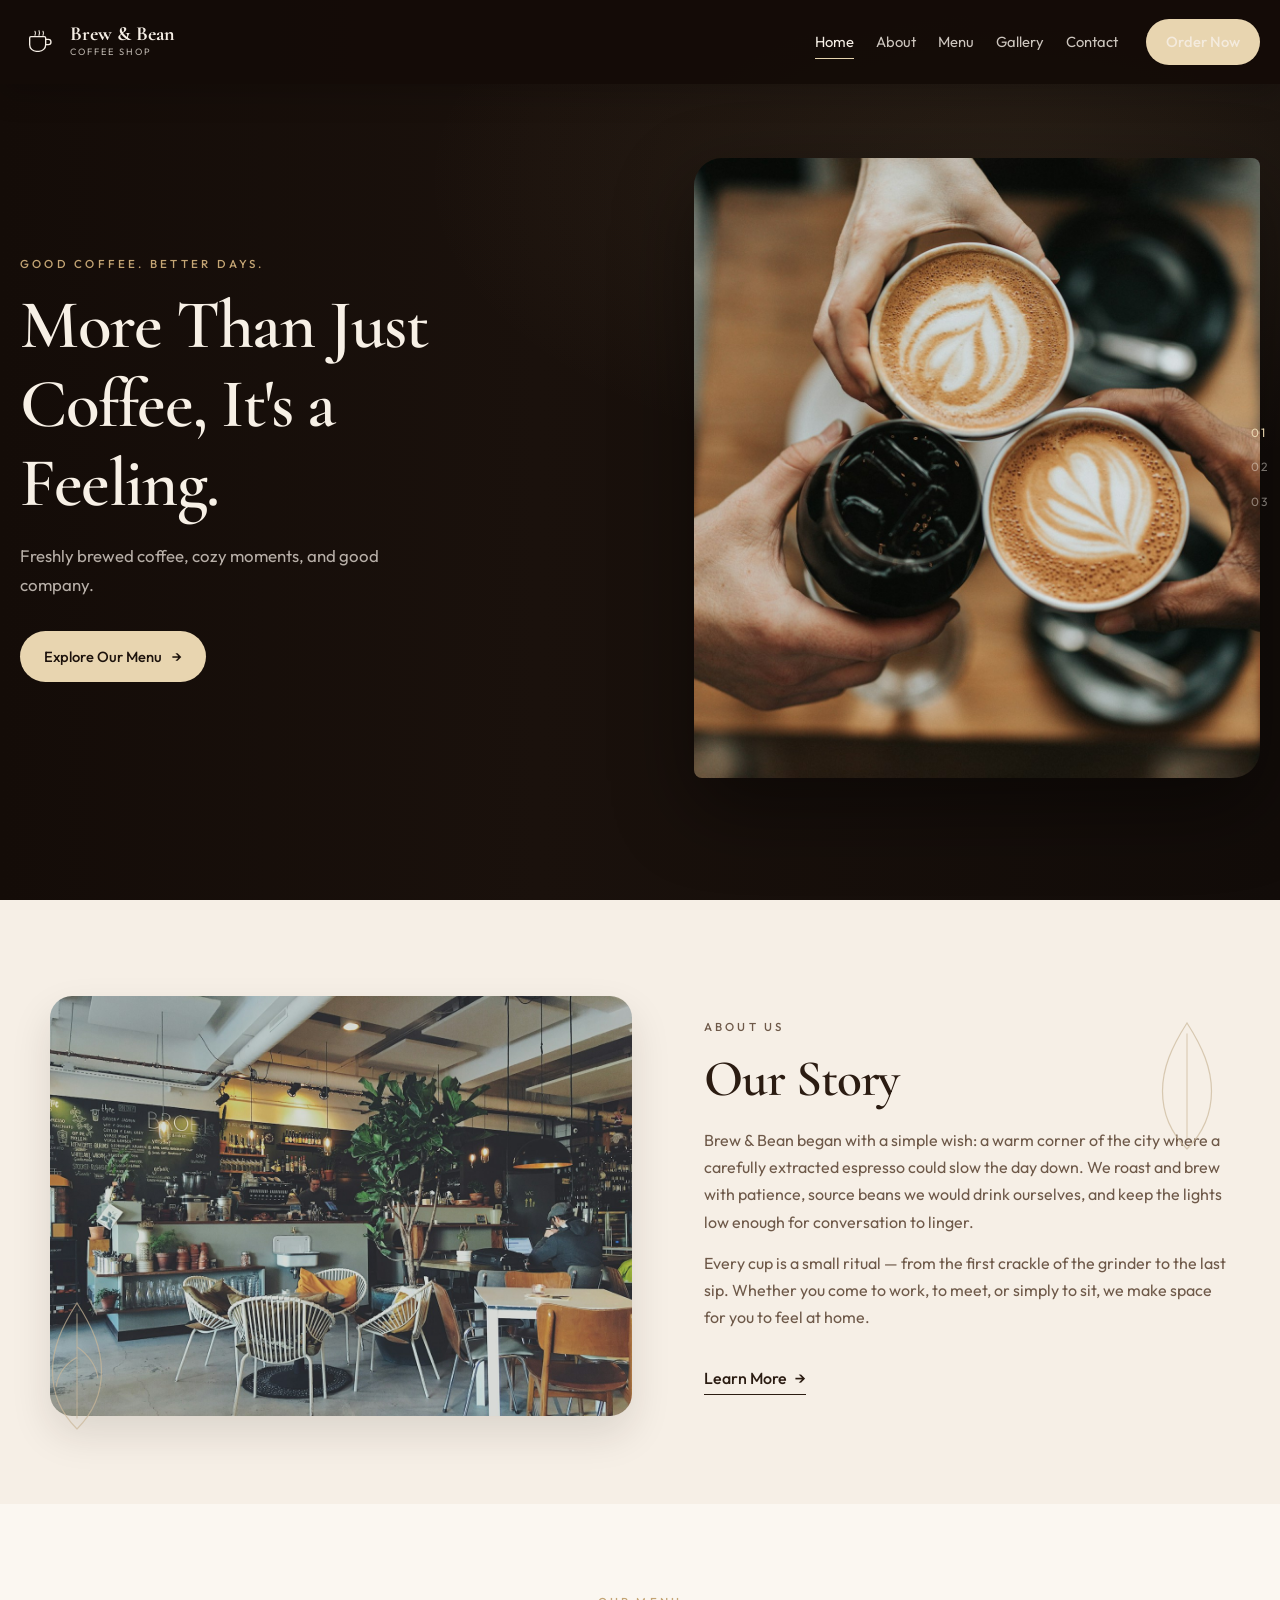
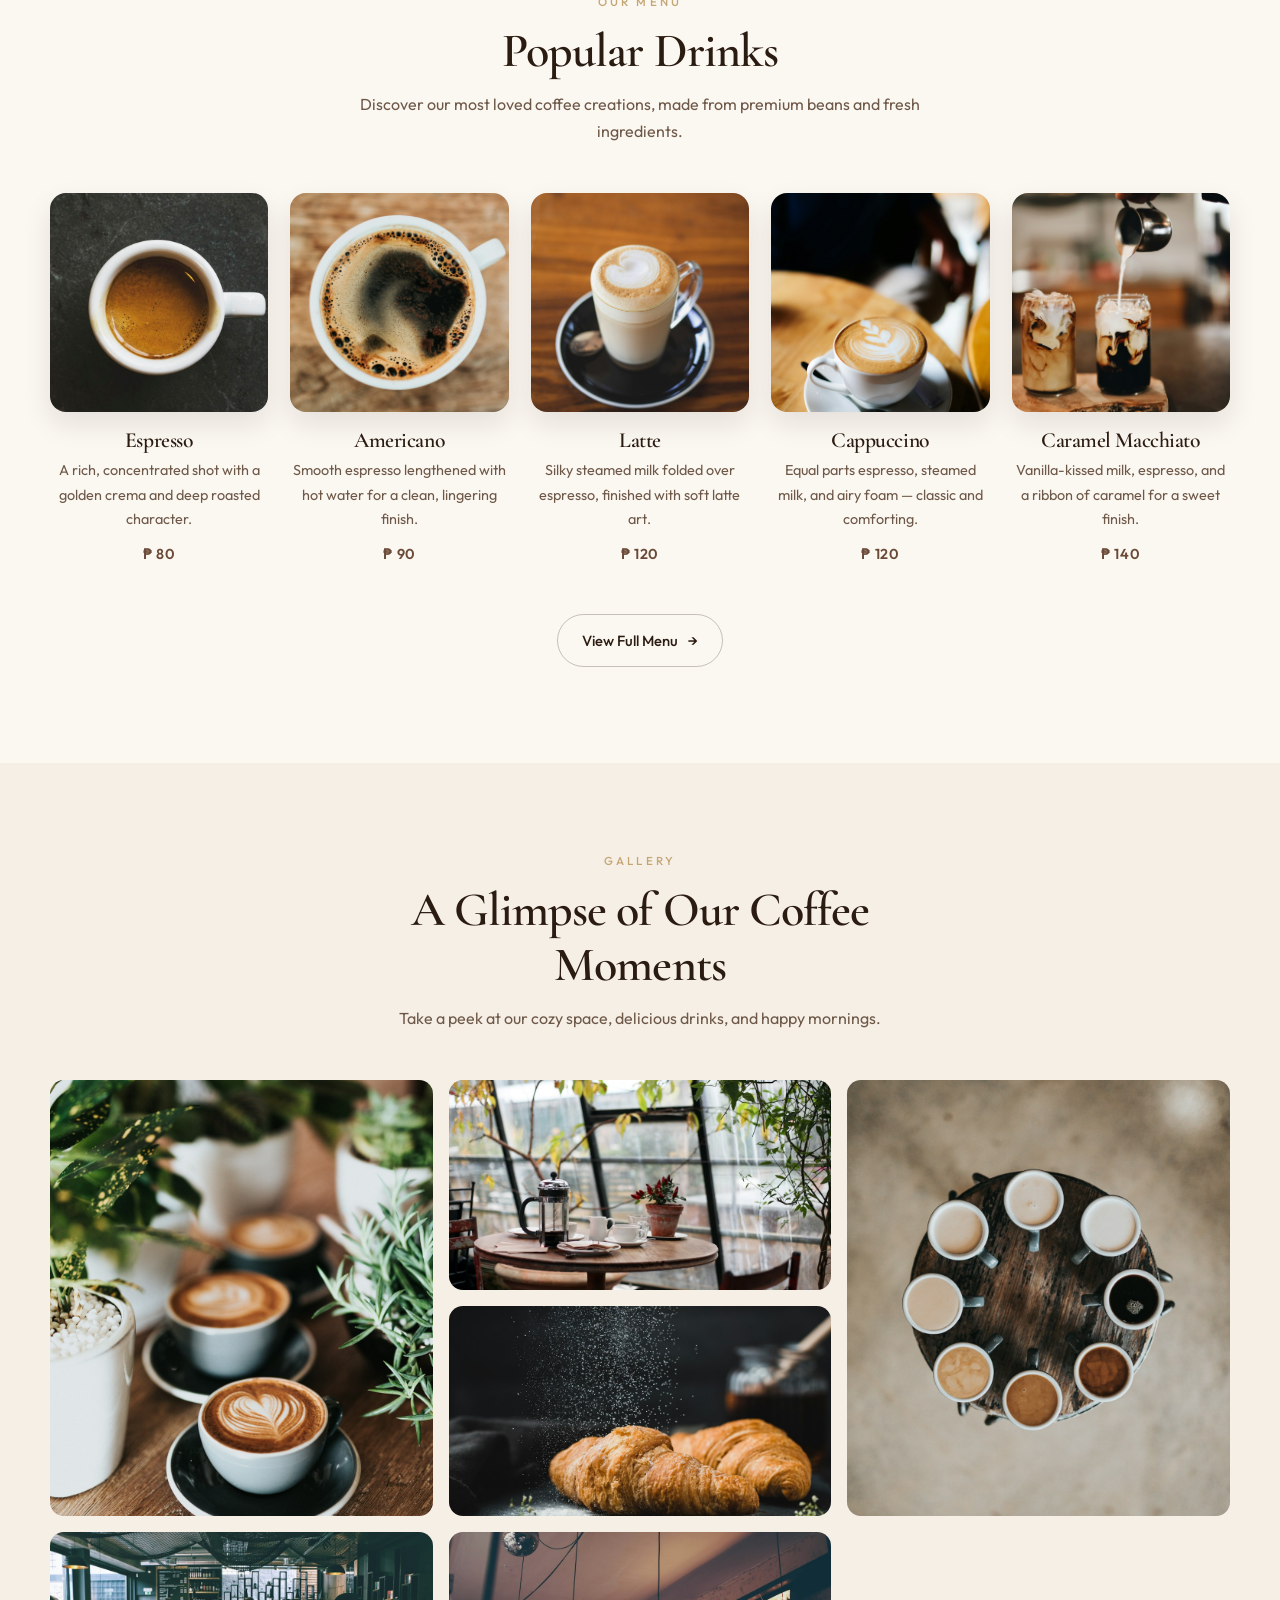
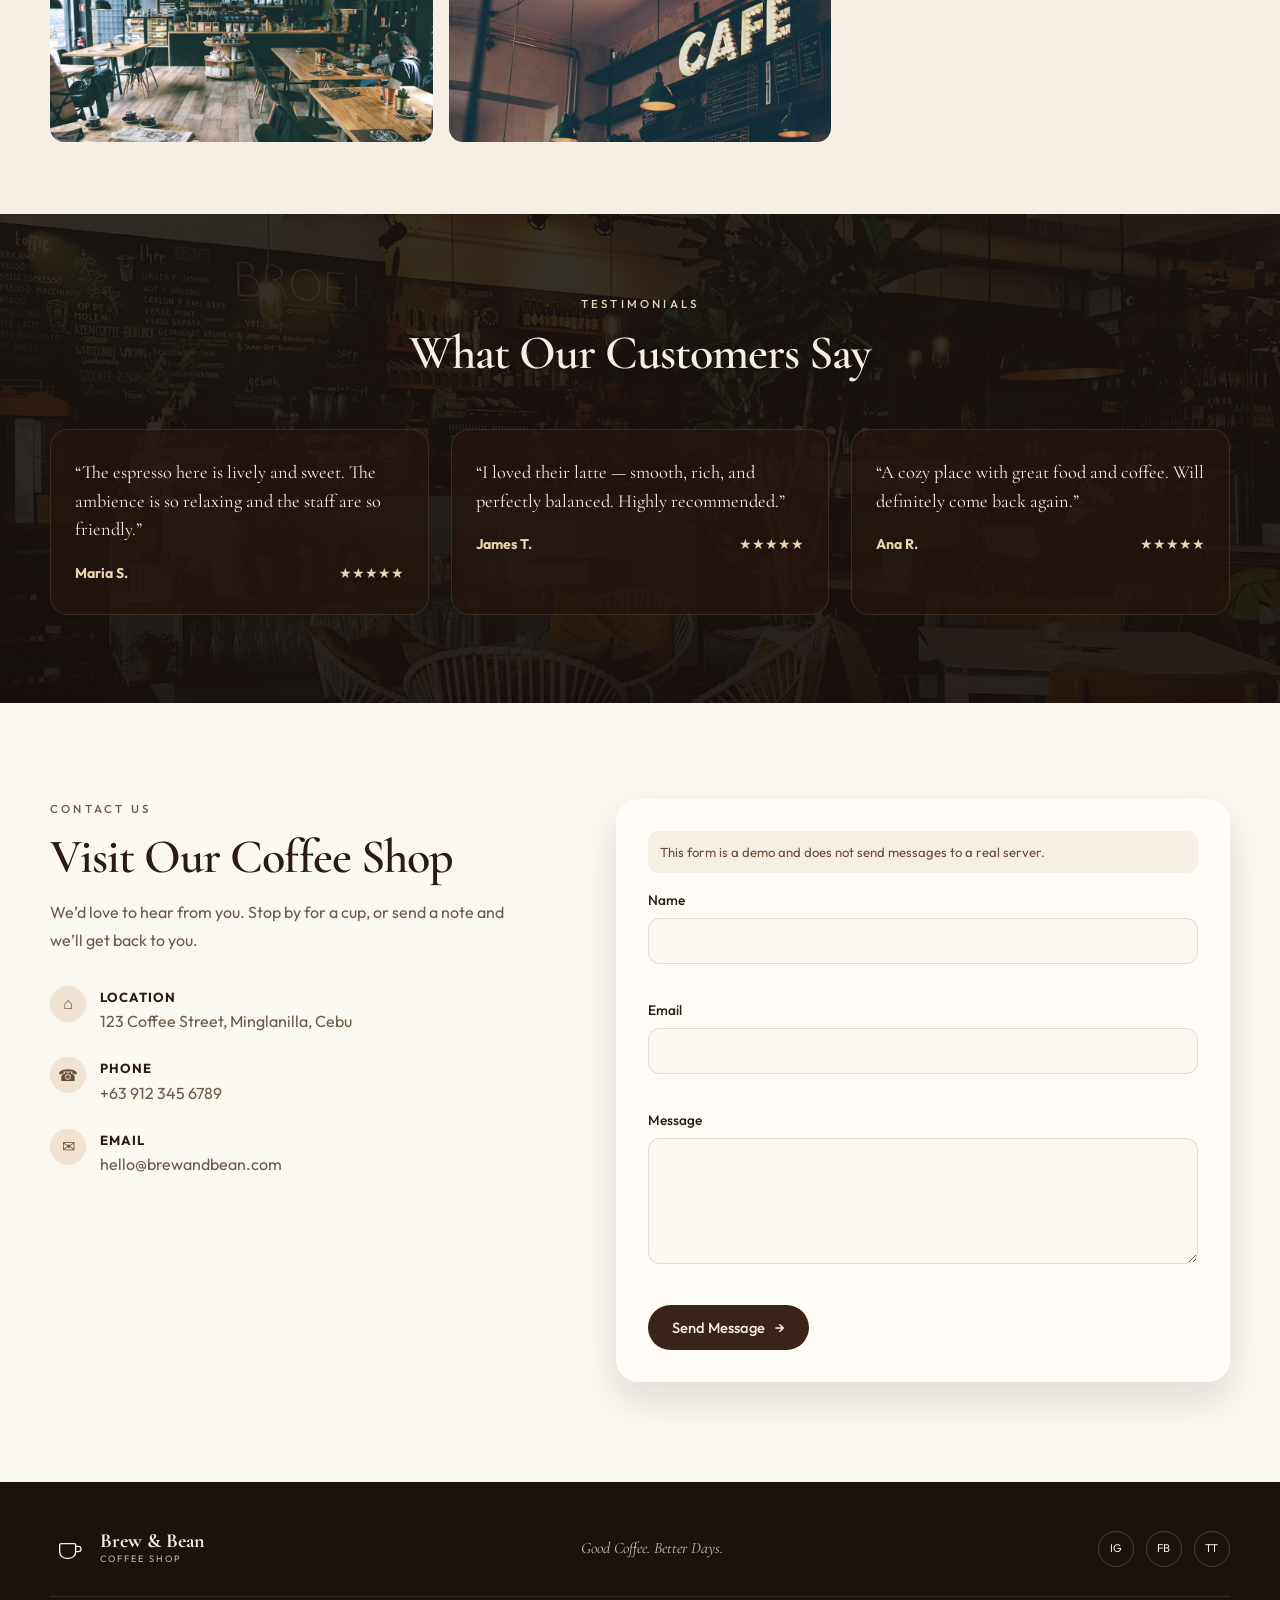
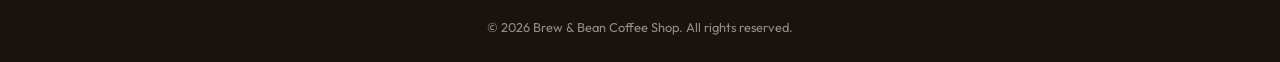
<file: index.html>
<!DOCTYPE html>
<html lang="en">
<head>
  <meta charset="UTF-8">
  <meta name="viewport" content="width=device-width, initial-scale=1.0">
  <title>Brew &amp; Bean Coffee Shop</title>
  <meta name="description" content="Brew & Bean Coffee Shop — freshly brewed coffee, cozy moments, and good company.">
  <link rel="preconnect" href="https://fonts.googleapis.com">
  <link rel="preconnect" href="https://fonts.gstatic.com" crossorigin>
  <link href="https://fonts.googleapis.com/css2?family=Cormorant+Garamond:ital,wght@0,500;0,600;0,700;1,500&family=Outfit:wght@300;400;500;600&display=swap" rel="stylesheet">
  <link rel="stylesheet" href="css/style.css">
  <link rel="stylesheet" href="css/home.css">
  <link rel="stylesheet" href="css/about.css">
  <link rel="stylesheet" href="css/menu.css">
  <link rel="stylesheet" href="css/gallery.css">
  <link rel="stylesheet" href="css/contact.css">
</head>
<body>
  <div id="page-loader" class="page-loader" role="status" aria-live="polite">
    <div class="loader-mark">
      <svg viewBox="0 0 48 48" aria-hidden="true">
        <path d="M12 16h20a2 2 0 0 1 2 2v10a10 10 0 0 1-10 10h-4A10 10 0 0 1 10 28V18a2 2 0 0 1 2-2z" fill="none" stroke="currentColor" stroke-width="2"/>
        <path d="M34 20h4a4 4 0 0 1 0 8h-4" fill="none" stroke="currentColor" stroke-width="2"/>
        <path d="M18 8c1 2 1 4 0 6M24 7c1 2.5 1 5 0 7M30 8c1 2 1 4 0 6" fill="none" stroke="currentColor" stroke-width="1.6" stroke-linecap="round"/>
      </svg>
      <p>Brewing your experience…</p>
    </div>
  </div>

  <header class="site-header" id="site-header">
    <div class="nav-inner">
      <a href="#home" class="brand" aria-label="Brew &amp; Bean home">
        <span class="brand-icon" aria-hidden="true">
          <svg viewBox="0 0 48 48">
            <path d="M12 16h20a2 2 0 0 1 2 2v10a10 10 0 0 1-10 10h-4A10 10 0 0 1 10 28V18a2 2 0 0 1 2-2z" fill="none" stroke="currentColor" stroke-width="2"/>
            <path d="M34 20h4a4 4 0 0 1 0 8h-4" fill="none" stroke="currentColor" stroke-width="2"/>
            <path d="M18 8c1 2 1 4 0 6M24 7c1 2.5 1 5 0 7M30 8c1 2 1 4 0 6" fill="none" stroke="currentColor" stroke-width="1.6" stroke-linecap="round"/>
          </svg>
        </span>
        <span class="brand-text">
          <strong>Brew &amp; Bean</strong>
          <small>Coffee Shop</small>
        </span>
      </a>

      <button class="nav-toggle" id="nav-toggle" aria-label="Open menu" aria-expanded="false" aria-controls="site-nav">
        <span></span><span></span><span></span>
      </button>

      <nav class="site-nav" id="site-nav" aria-label="Primary">
        <ul>
          <li><a href="#home" class="is-active">Home</a></li>
          <li><a href="#about">About</a></li>
          <li><a href="#menu">Menu</a></li>
          <li><a href="#gallery">Gallery</a></li>
          <li><a href="#contact">Contact</a></li>
        </ul>
        <a href="#menu" class="btn btn-nav">Order Now</a>
      </nav>
    </div>
  </header>

  <main id="app">
    <div id="home-container" data-section="home"></div>
    <div id="about-container" data-section="about"></div>
    <div id="menu-container" data-section="menu"></div>
    <div id="gallery-container" data-section="gallery"></div>
    <div id="contact-container" data-section="contact"></div>
  </main>

  <div id="load-errors" class="load-errors" hidden></div>

  <footer class="site-footer">
    <div class="container footer-grid">
      <div class="footer-brand">
        <span class="brand-icon" aria-hidden="true">
          <svg viewBox="0 0 48 48">
            <path d="M12 16h20a2 2 0 0 1 2 2v10a10 10 0 0 1-10 10h-4A10 10 0 0 1 10 28V18a2 2 0 0 1 2-2z" fill="none" stroke="currentColor" stroke-width="2"/>
            <path d="M34 20h4a4 4 0 0 1 0 8h-4" fill="none" stroke="currentColor" stroke-width="2"/>
          </svg>
        </span>
        <div>
          <strong>Brew &amp; Bean</strong>
          <small>Coffee Shop</small>
        </div>
      </div>
      <p class="footer-tagline">Good Coffee. Better Days.</p>
      <div class="footer-social" aria-label="Social media">
        <a href="#" aria-label="Instagram">IG</a>
        <a href="#" aria-label="Facebook">FB</a>
        <a href="#" aria-label="TikTok">TT</a>
      </div>
    </div>
    <p class="footer-copy">© 2026 Brew &amp; Bean Coffee Shop. All rights reserved.</p>
  </footer>

  <script src="js/script.js" defer></script>
</body>
</html>
</file>
<file: css/style.css>
:root {
  --brown-ink: #140c08;
  --brown-dark: #1c120c;
  --brown: #24160f;
  --brown-mid: #3a2418;
  --brown-soft: #6b4b38;
  --cream: #f6efe6;
  --cream-deep: #efe4d4;
  --beige: #e8d9c4;
  --gold: #c4a574;
  --gold-light: #e8d5b0;
  --text: #2b1c12;
  --text-muted: #6e5949;
  --white: #fffcf8;
  --header-h: 84px;
  --radius: 18px;
  --shadow: 0 18px 40px rgba(36, 22, 15, 0.12);
  --font-serif: "Cormorant Garamond", Georgia, serif;
  --font-sans: "Outfit", "Segoe UI", sans-serif;
  --container: 1180px;
}

*,
*::before,
*::after {
  box-sizing: border-box;
  margin: 0;
  padding: 0;
}

html {
  scroll-behavior: smooth;
}

body {
  font-family: var(--font-sans);
  color: var(--text);
  background: var(--cream);
  line-height: 1.7;
  overflow-x: hidden;
}

img {
  max-width: 100%;
  display: block;
}

a {
  color: inherit;
  text-decoration: none;
}

ul {
  list-style: none;
}

button,
input,
textarea {
  font-family: inherit;
}

h1, h2, h3 {
  font-family: var(--font-serif);
  font-weight: 600;
  line-height: 1.15;
  letter-spacing: -0.02em;
}

.container {
  width: min(calc(100% - 48px), var(--container));
  margin-inline: auto;
}

.eyebrow {
  font-size: 0.72rem;
  letter-spacing: 0.28em;
  text-transform: uppercase;
  color: var(--gold);
  font-weight: 500;
  margin-bottom: 12px;
}

.section-intro {
  text-align: center;
  max-width: 560px;
  margin: 0 auto 48px;
}

.section-intro h2 {
  font-size: clamp(2rem, 4vw, 3rem);
  margin-bottom: 12px;
}

.section-intro p:last-child {
  color: var(--text-muted);
}

.section-intro-light h2,
.section-intro-light p {
  color: var(--cream);
}

.section-intro-light .eyebrow {
  color: var(--gold-light);
}

.btn {
  display: inline-flex;
  align-items: center;
  gap: 10px;
  border: 0;
  cursor: pointer;
  border-radius: 999px;
  padding: 13px 24px;
  font-size: 0.92rem;
  font-weight: 500;
  transition: transform 0.25s ease, background 0.25s ease, color 0.25s ease, box-shadow 0.25s ease;
}

.btn:hover {
  transform: translateY(-2px);
}

.btn-cream {
  background: var(--gold-light);
  color: var(--brown-dark);
}

.btn-cream:hover {
  background: var(--white);
}

.btn-dark {
  background: var(--brown-mid);
  color: var(--cream);
}

.btn-dark:hover {
  background: var(--brown-ink);
}

.btn-outline {
  background: transparent;
  color: var(--text);
  border: 1px solid rgba(43, 28, 18, 0.25);
}

.btn-outline:hover {
  background: var(--brown);
  color: var(--cream);
}

.btn-nav {
  background: var(--gold-light);
  color: var(--brown-dark);
  padding: 10px 20px;
  font-size: 0.85rem;
}

.text-link {
  display: inline-flex;
  align-items: center;
  gap: 8px;
  margin-top: 20px;
  font-weight: 500;
  border-bottom: 1px solid currentColor;
  padding-bottom: 2px;
}

/* Header */
.site-header {
  position: fixed;
  top: 0;
  left: 0;
  right: 0;
  width: 100%;
  z-index: 40;
  height: var(--header-h);
  background: rgba(20, 12, 8, 0.96);
  box-shadow: 0 10px 30px rgba(0, 0, 0, 0.18);
}

.nav-inner {
  width: min(calc(100% - 40px), 1240px);
  margin: 0 auto;
  height: 100%;
  display: flex;
  align-items: center;
  justify-content: space-between;
  gap: 24px;
}

.brand {
  display: flex;
  align-items: center;
  gap: 12px;
  color: var(--cream);
}

.brand-icon {
  width: 38px;
  height: 38px;
  display: grid;
  place-items: center;
}

.brand-icon svg {
  width: 32px;
  height: 32px;
}

.brand-text strong,
.footer-brand strong {
  display: block;
  font-family: var(--font-serif);
  font-size: 1.25rem;
  line-height: 1;
}

.brand-text small,
.footer-brand small {
  display: block;
  letter-spacing: 0.22em;
  text-transform: uppercase;
  font-size: 0.58rem;
  opacity: 0.75;
}

.site-nav {
  display: flex;
  align-items: center;
  gap: 28px;
}

.site-nav ul {
  display: flex;
  gap: 22px;
}

.site-nav a {
  color: rgba(247, 239, 230, 0.82);
  font-size: 0.92rem;
  position: relative;
}

.site-nav ul a.is-active,
.site-nav ul a:hover {
  color: var(--cream);
}

.site-nav ul a.is-active::after {
  content: "";
  position: absolute;
  left: 0;
  right: 0;
  bottom: -8px;
  height: 1px;
  background: var(--gold-light);
}

.nav-toggle {
  display: none;
  width: 42px;
  height: 42px;
  border: 0;
  background: transparent;
  cursor: pointer;
}

.nav-toggle span {
  display: block;
  width: 22px;
  height: 1.5px;
  margin: 5px auto;
  background: var(--cream);
  transition: transform 0.25s ease, opacity 0.25s ease;
}

.nav-open .nav-toggle span:nth-child(1) {
  transform: translateY(6.5px) rotate(45deg);
}

.nav-open .nav-toggle span:nth-child(2) {
  opacity: 0;
}

.nav-open .nav-toggle span:nth-child(3) {
  transform: translateY(-6.5px) rotate(-45deg);
}

/* Footer */
.site-footer {
  background: var(--brown-dark);
  color: var(--cream);
  padding: 48px 0 24px;
}

.footer-grid {
  display: flex;
  align-items: center;
  justify-content: space-between;
  gap: 24px;
  flex-wrap: wrap;
  padding-bottom: 28px;
  border-bottom: 1px solid rgba(247, 239, 230, 0.12);
}

.footer-brand {
  display: flex;
  align-items: center;
  gap: 12px;
}

.footer-tagline {
  font-family: var(--font-serif);
  font-style: italic;
  opacity: 0.8;
}

.footer-social {
  display: flex;
  gap: 12px;
}

.footer-social a {
  width: 36px;
  height: 36px;
  border: 1px solid rgba(247, 239, 230, 0.2);
  border-radius: 50%;
  display: grid;
  place-items: center;
  font-size: 0.7rem;
  letter-spacing: 0.04em;
}

.footer-social a:hover {
  background: var(--cream);
  color: var(--brown-dark);
}

.footer-copy {
  text-align: center;
  font-size: 0.8rem;
  opacity: 0.55;
  padding-top: 20px;
}

/* Loader */
.page-loader {
  position: fixed;
  inset: 0;
  z-index: 80;
  background: var(--brown-dark);
  color: var(--cream);
  display: grid;
  place-items: center;
  transition: opacity 0.4s ease, visibility 0.4s ease;
}

.page-loader.is-hidden {
  opacity: 0;
  visibility: hidden;
  pointer-events: none;
  display: none;
}

.loader-mark {
  text-align: center;
}

.loader-mark svg {
  width: 48px;
  height: 48px;
  margin: 0 auto 12px;
}

.load-errors {
  background: #8a2a1a;
  color: #fff;
  padding: 12px 20px;
  text-align: center;
}

.img-error {
  outline: 1px dashed var(--gold);
  min-height: 120px;
  background: var(--beige);
}

@media (max-width: 900px) {
  .nav-toggle {
    display: block;
    z-index: 50;
  }

  .site-nav {
    position: fixed;
    inset: 0 0 auto auto;
    width: min(82vw, 340px);
    height: 100vh;
    background: var(--brown-ink);
    flex-direction: column;
    align-items: flex-start;
    padding: 100px 32px 32px;
    gap: 32px;
    transform: translateX(100%);
    transition: transform 0.3s ease;
  }

  .nav-open .site-nav {
    transform: translateX(0);
  }

  .site-nav ul {
    flex-direction: column;
    gap: 18px;
  }

  .site-nav ul a.is-active::after {
    display: none;
  }
}

@media (max-width: 640px) {
  :root {
    --header-h: 72px;
  }

  .container {
    width: min(calc(100% - 32px), var(--container));
  }

  .footer-grid {
    flex-direction: column;
    text-align: center;
  }
}
</file>
<file: css/home.css>
.home-section {
  min-height: 100vh;
  background:
    radial-gradient(1200px 600px at 80% 20%, rgba(196, 165, 116, 0.12), transparent 50%),
    linear-gradient(90deg, #140c08 0%, #1a110c 42%, #120c09 100%);
  color: var(--cream);
  display: flex;
  align-items: center;
  padding: calc(var(--header-h) + 24px) 0 72px;
}

.home-hero {
  width: min(calc(100% - 40px), 1240px);
  margin: 0 auto;
  display: grid;
  grid-template-columns: 1.05fr 0.95fr;
  gap: 48px;
  align-items: center;
}

.home-copy h1 {
  font-size: clamp(2.6rem, 5.4vw, 4.4rem);
  max-width: 13ch;
  margin-bottom: 18px;
  color: #f7f0e6;
}

.home-lead {
  max-width: 38ch;
  color: rgba(247, 239, 230, 0.72);
  font-size: 1.05rem;
  margin-bottom: 32px;
}

.home-visual {
  position: relative;
}

.home-visual img {
  width: 100%;
  height: min(72vh, 620px);
  object-fit: cover;
  border-radius: 28px 8px 28px 8px;
  box-shadow: 0 30px 80px rgba(0, 0, 0, 0.45);
}

.home-slides {
  position: absolute;
  right: -8px;
  top: 50%;
  transform: translateY(-50%);
  display: flex;
  flex-direction: column;
  gap: 14px;
  font-size: 0.75rem;
  letter-spacing: 0.12em;
  color: rgba(247, 239, 230, 0.45);
}

.home-slides .is-active {
  color: var(--gold-light);
}

@media (max-width: 900px) {
  .home-hero {
    grid-template-columns: 1fr;
    padding-top: 12px;
  }

  .home-copy {
    order: 1;
  }

  .home-copy h1 {
    max-width: 14ch;
  }

  .home-visual img {
    height: 52vh;
  }

  .home-slides {
    display: none;
  }
}

@media (max-width: 640px) {
  .home-section {
    padding-bottom: 48px;
  }

  .home-visual img {
    height: 42vh;
    border-radius: 18px;
  }
}
</file>
<file: css/about.css>
.about-section {
  background: var(--cream);
  padding: 96px 0 88px;
  position: relative;
  overflow: hidden;
}

.about-grid {
  display: grid;
  grid-template-columns: 1.05fr 0.95fr;
  gap: 72px;
  align-items: center;
  position: relative;
}

.about-photo img {
  width: 100%;
  height: 420px;
  object-fit: cover;
  border-radius: 22px;
  box-shadow: var(--shadow);
}

.about-copy h2 {
  font-size: clamp(2.2rem, 4vw, 3.2rem);
  margin-bottom: 18px;
}

.about-copy p {
  color: var(--text-muted);
  margin-bottom: 14px;
}

.leaf {
  position: absolute;
  width: 70px;
  height: 140px;
  color: #cbb89a;
  opacity: 0.7;
  pointer-events: none;
}

.leaf-left {
  left: -8px;
  bottom: -20px;
}

.leaf-right {
  right: 8px;
  top: 20px;
}

@media (max-width: 900px) {
  .about-grid {
    grid-template-columns: 1fr;
    gap: 36px;
  }

  .about-photo img {
    height: 300px;
  }

  .leaf-left,
  .leaf-right {
    width: 48px;
    height: 96px;
  }
}
</file>
<file: css/menu.css>
.menu-section {
  background: #fbf7f1;
  padding: 88px 0 96px;
}

.menu-grid {
  display: grid;
  grid-template-columns: repeat(5, 1fr);
  gap: 22px;
}

.menu-card {
  background: transparent;
  text-align: center;
  transition: transform 0.3s ease;
}

.menu-card:hover {
  transform: translateY(-8px);
}

.menu-card-image {
  width: 100%;
  aspect-ratio: 1;
  border-radius: 16px;
  overflow: hidden;
  margin-bottom: 16px;
  box-shadow: 0 12px 28px rgba(36, 22, 15, 0.1);
}

.menu-card-image img {
  width: 100%;
  height: 100%;
  object-fit: cover;
  transition: transform 0.45s ease;
}

.menu-card:hover img {
  transform: scale(1.06);
}

.menu-card h3 {
  font-size: 1.35rem;
  margin-bottom: 6px;
}

.menu-card p {
  color: var(--text-muted);
  font-size: 0.9rem;
}

.menu-card .price {
  margin-top: 10px;
  color: var(--brown-soft);
  font-weight: 600;
  letter-spacing: 0.04em;
}

.menu-cta {
  text-align: center;
  margin-top: 48px;
}

@media (max-width: 1100px) {
  .menu-grid {
    grid-template-columns: repeat(3, 1fr);
  }
}

@media (max-width: 720px) {
  .menu-grid {
    grid-template-columns: repeat(2, 1fr);
    gap: 18px;
  }
}

@media (max-width: 480px) {
  .menu-grid {
    grid-template-columns: 1fr;
    max-width: 320px;
    margin-inline: auto;
  }
}
</file>
<file: css/gallery.css>
.gallery-section {
  background: var(--cream);
  padding: 88px 0 0;
}

.gallery-grid {
  display: grid;
  grid-template-columns: repeat(3, 1fr);
  grid-auto-rows: 210px;
  gap: 16px;
}

.gallery-item {
  margin: 0;
  overflow: hidden;
  border-radius: 14px;
}

.gallery-item:nth-child(1) {
  grid-row: span 2;
}

.gallery-item:nth-child(4) {
  grid-column: 1;
}

.gallery-item:nth-child(5) {
  grid-column: 2;
}

.gallery-item:nth-child(6) {
  grid-row: 1 / span 2;
  grid-column: 3;
}

.gallery-item img {
  width: 100%;
  height: 100%;
  object-fit: cover;
  transition: transform 0.5s ease, filter 0.5s ease;
}

.gallery-item:hover img {
  transform: scale(1.07);
  filter: saturate(1.08);
}

.reviews-band {
  margin-top: 72px;
  background:
    linear-gradient(180deg, rgba(20, 12, 8, 0.82), rgba(20, 12, 8, 0.9)),
    url("../images/coffee-shop.jpg") center/cover;
  padding: 80px 0 88px;
  color: var(--cream);
}

.reviews-grid {
  display: grid;
  grid-template-columns: repeat(3, 1fr);
  gap: 22px;
}

.review-card {
  background: rgba(36, 22, 15, 0.72);
  border: 1px solid rgba(232, 213, 176, 0.12);
  border-radius: 18px;
  padding: 28px 24px;
}

.review-card p {
  font-family: var(--font-serif);
  font-size: 1.15rem;
  line-height: 1.55;
  margin-bottom: 18px;
}

.review-card footer {
  display: flex;
  justify-content: space-between;
  font-size: 0.88rem;
  color: var(--gold-light);
}

@media (max-width: 900px) {
  .gallery-grid {
    grid-template-columns: repeat(2, 1fr);
    grid-auto-rows: 200px;
  }

  .gallery-item:nth-child(1),
  .gallery-item:nth-child(6) {
    grid-row: span 1;
    grid-column: auto;
  }

  .gallery-item:nth-child(4),
  .gallery-item:nth-child(5) {
    grid-column: auto;
  }

  .reviews-grid {
    grid-template-columns: 1fr;
  }
}

@media (max-width: 560px) {
  .gallery-grid {
    grid-template-columns: 1fr;
    grid-auto-rows: 220px;
  }
}
</file>
<file: css/contact.css>
.contact-section {
  background: #fbf7f1;
  padding: 96px 0 100px;
}

.contact-grid {
  display: grid;
  grid-template-columns: 0.9fr 1.1fr;
  gap: 64px;
  align-items: start;
}

.contact-info h2 {
  font-size: clamp(2.1rem, 4vw, 3rem);
  margin-bottom: 14px;
}

.contact-info > p {
  color: var(--text-muted);
  max-width: 42ch;
}

.contact-list {
  margin-top: 32px;
  display: grid;
  gap: 22px;
}

.contact-list li {
  display: flex;
  gap: 14px;
  align-items: flex-start;
}

.contact-icon {
  width: 36px;
  height: 36px;
  border-radius: 50%;
  display: grid;
  place-items: center;
  background: var(--cream-deep);
  color: var(--brown-soft);
  flex-shrink: 0;
}

.contact-list strong {
  display: block;
  font-size: 0.82rem;
  letter-spacing: 0.08em;
  text-transform: uppercase;
}

.contact-list p,
.contact-list a {
  color: var(--text-muted);
}

.contact-form {
  background: var(--white);
  border-radius: 22px;
  padding: 32px;
  box-shadow: var(--shadow);
  display: grid;
  gap: 16px;
}

.form-demo-note {
  font-size: 0.82rem;
  color: var(--brown-soft);
  background: var(--cream);
  border-radius: 10px;
  padding: 10px 12px;
}

.contact-form label {
  display: grid;
  gap: 6px;
  font-size: 0.86rem;
  font-weight: 500;
}

.contact-form input,
.contact-form textarea {
  border: 1px solid rgba(43, 28, 18, 0.12);
  background: #fbf7f1;
  border-radius: 12px;
  padding: 12px 14px;
  font-size: 1rem;
  color: var(--text);
  resize: vertical;
}

.contact-form input:focus,
.contact-form textarea:focus {
  outline: 2px solid var(--gold);
  border-color: transparent;
}

.contact-form .btn {
  justify-self: start;
  margin-top: 6px;
}

.field-error {
  min-height: 1em;
  color: #9b2c1a;
  font-size: 0.78rem;
  font-weight: 400;
}

.form-success {
  color: #2f6b3a;
  background: #e8f3ea;
  border-radius: 10px;
  padding: 10px 12px;
  font-size: 0.9rem;
}

.contact-form.is-invalid input:invalid,
.contact-form.is-invalid textarea:invalid {
  border-color: #c45c4a;
}

@media (max-width: 860px) {
  .contact-grid {
    grid-template-columns: 1fr;
    gap: 36px;
  }
}
</file>
